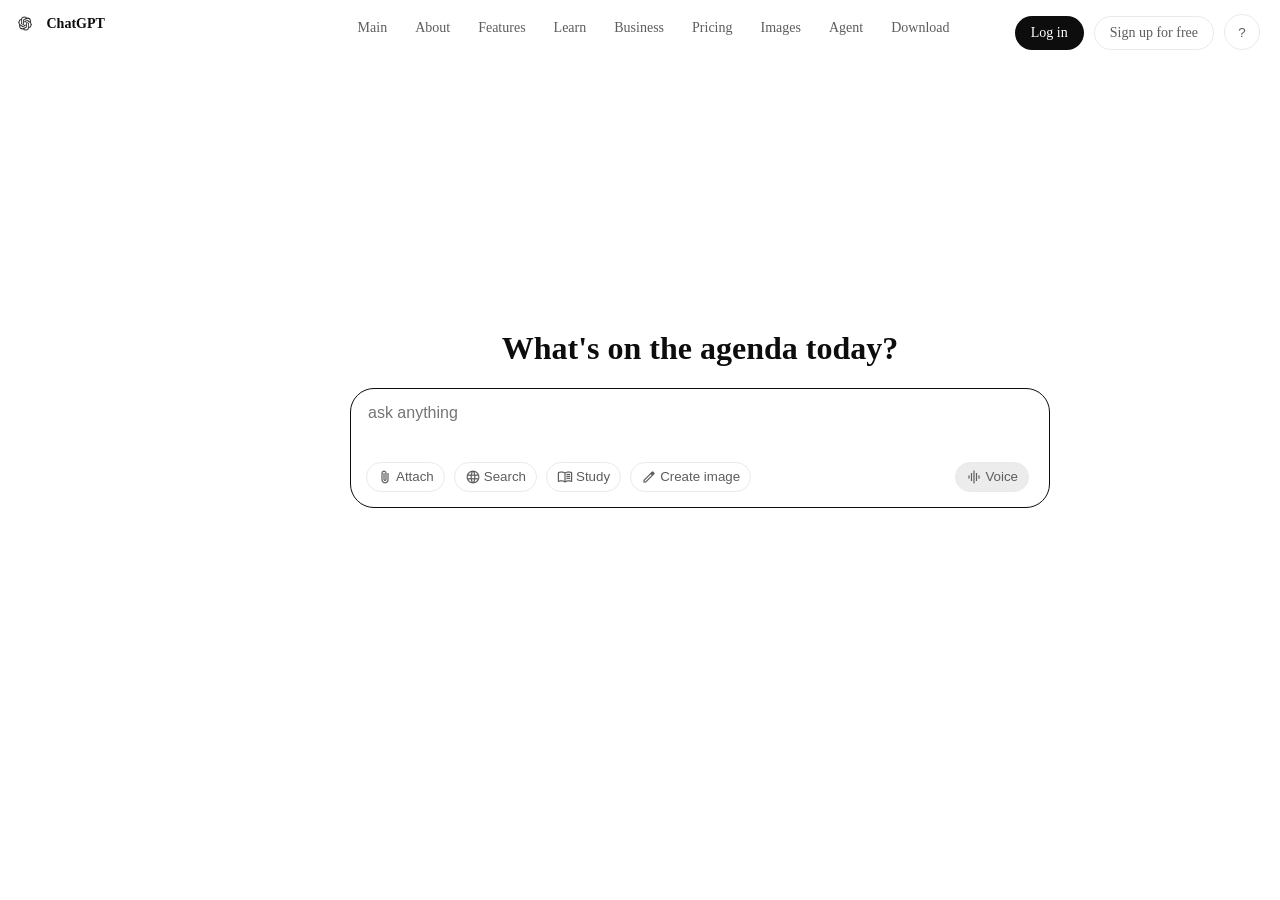
<file: index.html>
<!DOCTYPE html>
<html lang="en">
<head>
    <meta charset="UTF-8">
    <meta name="viewport" content="width=device-width, initial-scale=1.0">

    <link rel="preconnect" href="https://fonts.googleapis.com">
    <link rel="preconnect" href="https://fonts.gstatic.com" crossorigin>
    <link href="https://fonts.googleapis.com/css2?family=Roboto+Mono:ital,wght@0,100..700;1,100..700&display=swap" rel="stylesheet">

    <link rel="stylesheet" href="index.css">
    <link rel="stylesheet" href="https://fonts.googleapis.com/css2?family=Material+Symbols+Outlined">
    <title>main</title>
</head>
<body>
    <header>

        <a class="logo" href="index.html">
            <img src="logo.png" alt="logo" class="logo-chat">
        <span>ChatGPT</span>
        </a>
       <nav>
          <a href="index.html">Main</a>
          <a href="#">About</a>
          <a href="#">Features</a>
          <a href="#">Learn</a>
          <a href="#">Business</a>
          <a href="#">Pricing</a>
          <a href="images.html">Images</a>
          <a href="agent.html">Agent</a>
          <a href="#">Download</a>
       </nav>

        <div class="start-box">
            <a class="login" href="#">Log in</a>
            <a class="signup" href="#">Sign up for free</a>
            <button class="help" type="button">?</button>
        </div>
    </header>

    <main>
        <h1>What's on the agenda today?</h1>

        <form class="big-box">
            <input type="text" placeholder="ask anything">

            <div class="actions-butt">
                <button type="button"><span class="material-symbols-outlined">attach_file</span>Attach</button>
                <button type="button"><span class="material-symbols-outlined">language</span>Search</button>
                <button type="button"><span class="material-symbols-outlined">menu_book</span>Study</button>
                <button type="button"><span class="material-symbols-outlined">Create</span>Create image</button>
                <button class="voice-button" type="button"><span class="material-symbols-outlined">graphic_eq</span>Voice</button>
            </div>
        </form>

    </main>
    
</body>
</html>
</file>
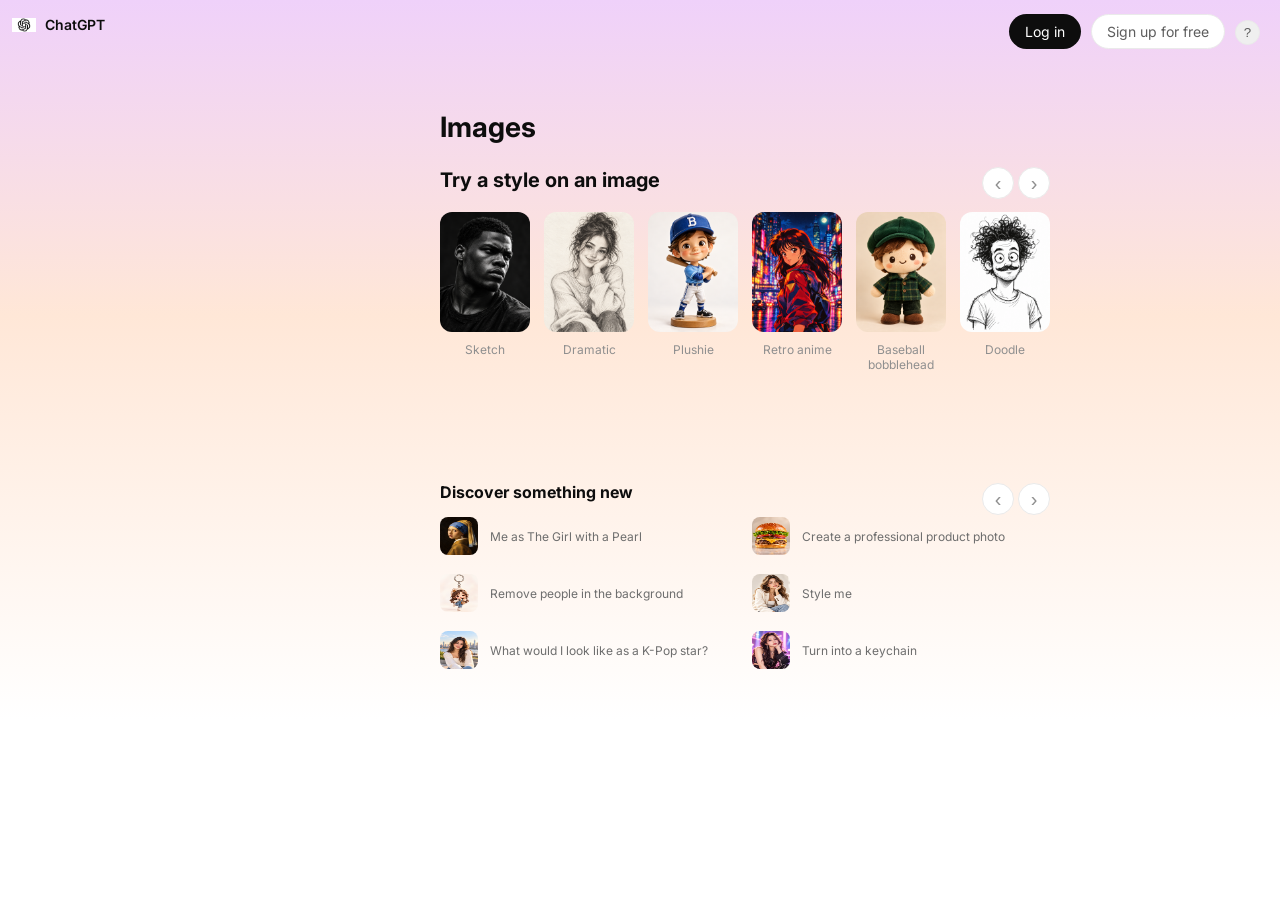
<file: images.html>
<!DOCTYPE html>
<html lang="en">
<head>
    <meta charset="UTF-8">
    <meta name="viewport" content="width=device-width, initial-scale=1.0">

    <link rel="preconnect" href="https://fonts.googleapis.com">
    <link rel="preconnect" href="https://fonts.gstatic.com" crossorigin>
    <link href="https://fonts.googleapis.com/css2?family=Inter:wght@400;500;600&display=swap" rel="stylesheet">
    <link rel="stylesheet" href="images.css">
    <title>Images</title>
</head>
<body>
    <header>
        <a class="logo" href="index.html">
            <img src="logo.png" alt="logo" class="logo-chat">
        <span>ChatGPT</span>
        </a>

        <div class="start-box">
            <a class="login" href="#">Log in</a>
            <a class="signup" href="#">Sign up for free</a>
            <button class="help" type="button">?</button>
        </div>
    </header>

    <main>
        <h1>Images</h1>
        <section class="style-section"><h2>Try a style on an image</h2></section>

        <div class="top-arrows">
            <button type="button">‹</button>
            <button type="button">›</button>
        </div>

        <div class="gallery">
            <figure class="style-card">
                <img src="image1.png" alt="">
                <figcaption>Sketch</figcaption>
            </figure>
            
            <figure class="style-card">
                <img src="image2.png" alt="">
                <figcaption>Dramatic</figcaption>
            </figure>

            <figure class="style-card">
                <img src="image3.png" alt="">
                <figcaption>Plushie</figcaption>
            </figure>

            <figure class="style-card">
                <img src="image4.png" alt="">
                <figcaption>Retro anime</figcaption>
            </figure>

            <figure class="style-card">
                <img src="image5.png" alt="">
                <figcaption>Baseball bobblehead</figcaption>
            </figure>

            <figure class="style-card">
                <img src="image6.png" alt="">
                <figcaption>Doodle</figcaption>
            </figure>
        </div>

        <div class="gallery-arrows">
            <button type="button">‹</button>
            <button type="button">›</button>
        </div>

        <section class="discover-section">
            <h2>Discover something new</h2>

            <article class="discover-card">
                <img src="image11.png" alt="">
                <span>Me as The Girl with a Pearl</span>
            </article>

            <article class="discover-card">
                <img src="image22.png" alt="">
                <span>Create a professional product photo</span>
            </article>

            <article class="discover-card">
                <img src="image33.png" alt="">
                <span>Remove people in the background</span>
            </article>

            <article class="discover-card">
                <img src="image44.png" alt="">
                <span>Style me</span>
            </article>

            <article class="discover-card">
                <img src="image55.png" alt="">
                <span>What would I look like as a K-Pop star?</span>
            </article>

            <article class="discover-card">
                <img src="image66.png" alt="">
                <span>Turn into a keychain</span>
            </article>

        </section>
    </main>

    
</body>
</html>
</file>
<file: index.css>
* {
    box-sizing: border-box;
}

body {
    margin: 0;
    background-color: white;
    color:#0D0D0D;
}

header {
    position:relative;
    height: 70px;
}

.logo-chat {
    width: 26px;
    height: auto;
    vertical-align: middle;
    margin-right: 5px;
    margin-top: -2px;
}

.logo {
    position: absolute;
    left: 12px;
    top: 16px;
    color: #0D0D0D;
    font-size: 14px;
    font-weight: 600;
    text-decoration: none;
}

nav {
    position: absolute;
    top: 18px;
    left: 27%;

}

nav a {
    color: #5D5D5D;
    font-size: 14px;
    margin-right: 12px;
    margin-left: 12px;
    text-decoration: none;
}

.start-box {
    position: absolute;
    right: 20px;
    top: 14px;
}

.login {
    display: inline-block;
    background-color: #0D0D0D;
    color: white;
    text-decoration: none;
    padding: 9px 16px;
    border-radius: 20px;
    font-size: 14px;
}

.signup {
    display: inline-block;
    color: #5D5D5D;
    text-decoration: none;
    border: 1px solid #EAEAEA;
    border-radius: 20px;
    padding: 8px 15px;
    margin-left: 6px;
    font-size: 14px;
}

.help {
    width: 36px;
    height: 36px;
    margin-left: 6px;
    border: 1px solid #EAEAEA;
    border-radius: 50%;
    background-color: white;
    color: #5D5D5D;
}

.big-box {
    position: relative;
    height: 120px;
    padding: 14px 15px;
    border-radius: 24px;
    border: 1px solid #0D0D0D;
}

main {
    width: 700px;
    margin-top: 260px;
    margin-left: 350px;
}

h1 {
   text-align: center;
}

.actions-butt {
    position: absolute;
    left: 15px;
    right: 15px;
    bottom: 15px;
}

.big-box input {
    border: none;
    font-size: 16px;
}

.actions-butt button {
    border: 1px solid #EAEAEA;
    background-color: white;
    color:#5D5D5D;
    border-radius: 18px;
    padding: 6px 10px;
    margin-right: 5px;
}
.actions-butt .material-symbols-outlined {
    font-size: 16px;
    vertical-align: middle;
    margin-right: 3px;
}

.voice-button {
    position: absolute;
    right: 0;
    background-color: #5D5D5D;
}

.actions-butt .voice-button {
    background-color: #ECECEC;
    color: #5D5D5D;
}
</file>
<file: images.css>
* {
    box-sizing: border-box;
}

body {
    margin: 0;
    min-height: 100vh;
    color: #0D0D0D;
    background: linear-gradient(to bottom, #EFD1FA 0%, #FFE7D7 35%, #FFFFFF 80%);
    font-family: "Inter", sans-serif;
}

header {
    position:relative;
    height: 70px;
}

.logo-chat {
    width: 24px;
    height: auto;
    vertical-align: middle;
    margin-right: 5px;
    margin-top: -2px;
}

.logo {
    position: absolute;
    left: 12px;
    top: 16px;
    color: #0D0D0D;
    font-size: 14px;
    font-weight: 600;
    text-decoration: none;
}

.start-box {
    position: absolute;
    right: 20px;
    top: 14px;
}

.login {
    display: inline-block;
    background-color: #0D0D0D;
    color: white;
    text-decoration: none;
    padding: 9px 16px;
    border-radius: 20px;
    font-size: 14px;
}

.signup {
    display: inline-block;
    color: #5D5D5D;
    background-color:white;
    text-decoration: none;
    border: 1px solid #EAEAEA;
    border-radius: 20px;
    padding: 8px 15px;
    margin-left: 6px;
    font-size: 14px;
}

.help {
    width: 25px;
    height: 25px;
    margin-left: 6px;
    border: 1px solid #EAEAEA;
    border-radius: 50%;
    color: #5D5D5D;
}

main{
    width: 680px;
    margin-left: 440px;
    margin-top: 40px;
    position: relative;
}
h1 {
    font-size: 28px;
    margin-bottom: 24px;
}
.top-arrows {
    position: absolute;
    top: 57px;
    right: 70px;
}
.top-arrows button {
    width: 32px;
    height: 32px;
    border-radius: 50%;
    border: 1px solid #EAEAEA;
    background-color: white;
    color: #8F8F8F;
    font-size: 20px;
}
.style-card{
    display: inline-block;
    width: 90px;
    margin: 0 10px 0 0;
    vertical-align: top;
    text-align: center;
}
.style-card img{
    width: 90px;
    height: 120px;
    border-radius: 12px;
}
.style-card figcaption{
    margin-top: 6px;
    font-size: 12px;
    color: #8F8F8F;
}
.style-section h2{
    margin-bottom: 20px;
    font-size: 20px;
}

.gallery-arrows button{
    width: 32px;
    height: 32px;
    border-radius: 50%;
    border: 1px solid #EAEAEA;
    background-color: white;
    color: #8F8F8F;
    font-size: 20px;
}
.gallery-arrows{
    position: absolute;
    margin-top: 111px;
    right:70px;
}

.discover-section{
    margin-top: 110px;
}
.discover-section h2{
    font-size: 16px;
    margin-bottom: 15px;
}
.discover-card {
    display: inline-block;
    width: 280px;
    height: 45px;
    margin-right: 28px;
    margin-bottom: 12px;
}
.discover-card img{
    width: 38px;
    height: 38px;
    border-radius: 8px;
    vertical-align: middle;
}
.discover-card span{
    margin-left: 8px;
    vertical-align: middle;
    font-size: 12px;
    color: #6E6E6E;
}
</file>
